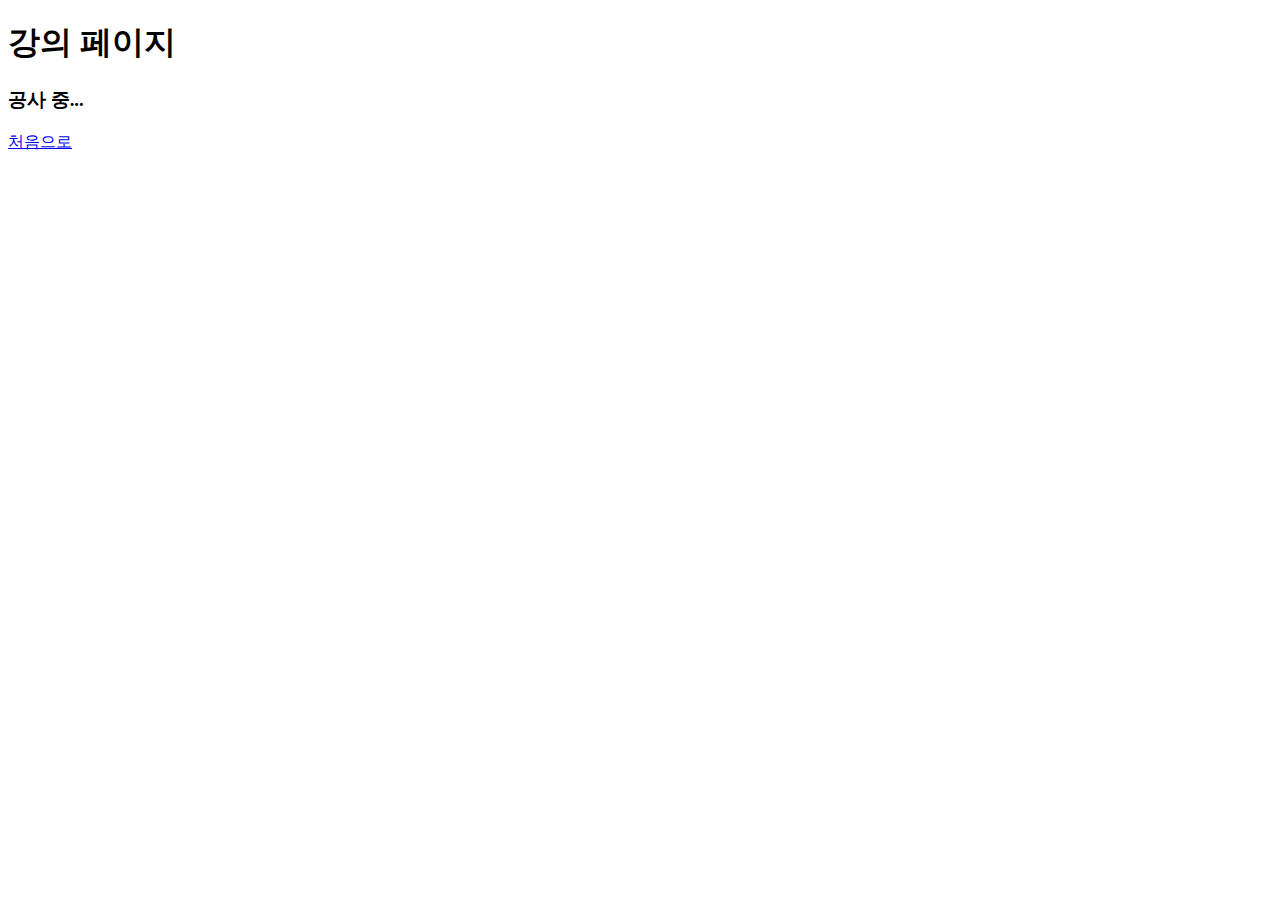
<file: lecture.html>
<!DOCTYPE html>
<html lang="en">
<head>
    <meta charset="UTF-8">
    <meta name="viewport" content="width=device-width, initial-scale=1.0">
    <title>Document</title>
</head>
<body>
    <h1>강의 페이지</h1>
    <h3>공사 중...</h3>

    <a href="index.html">처음으로</a>
</body>
</html>
</file>
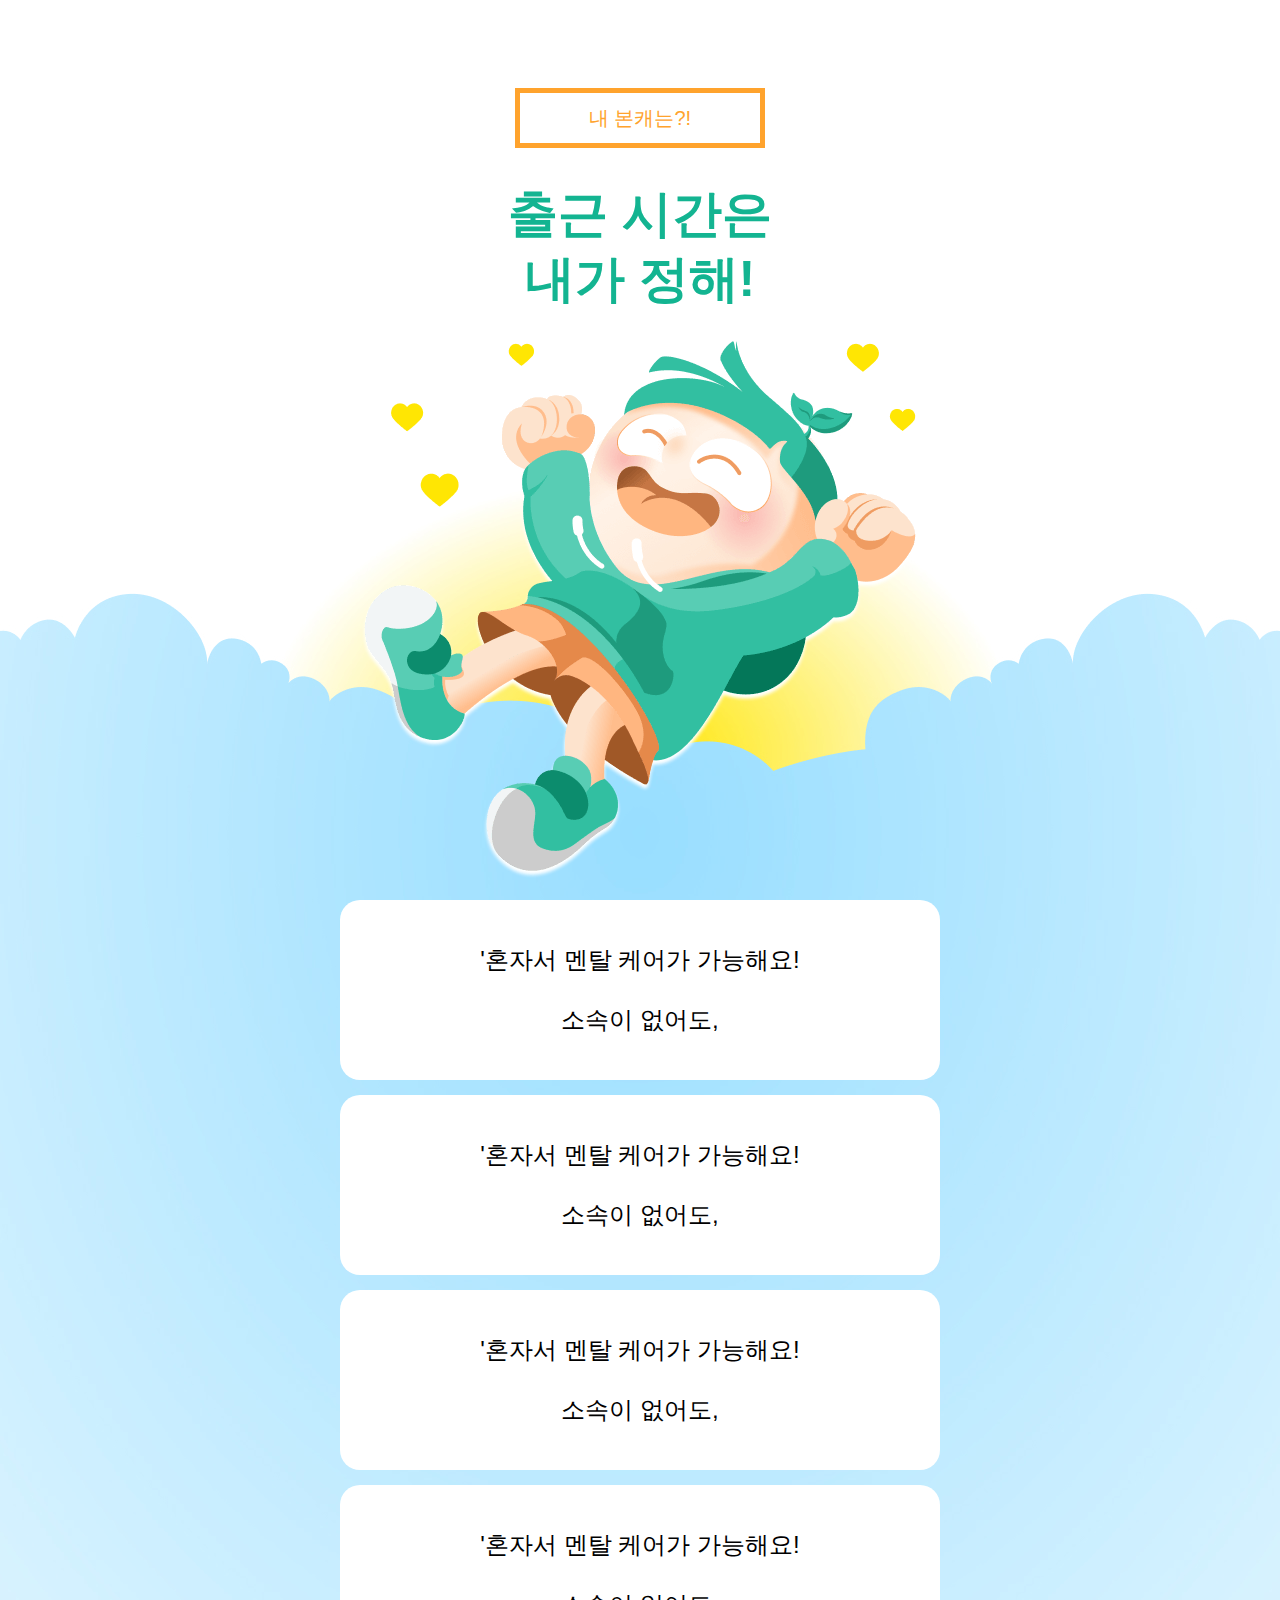
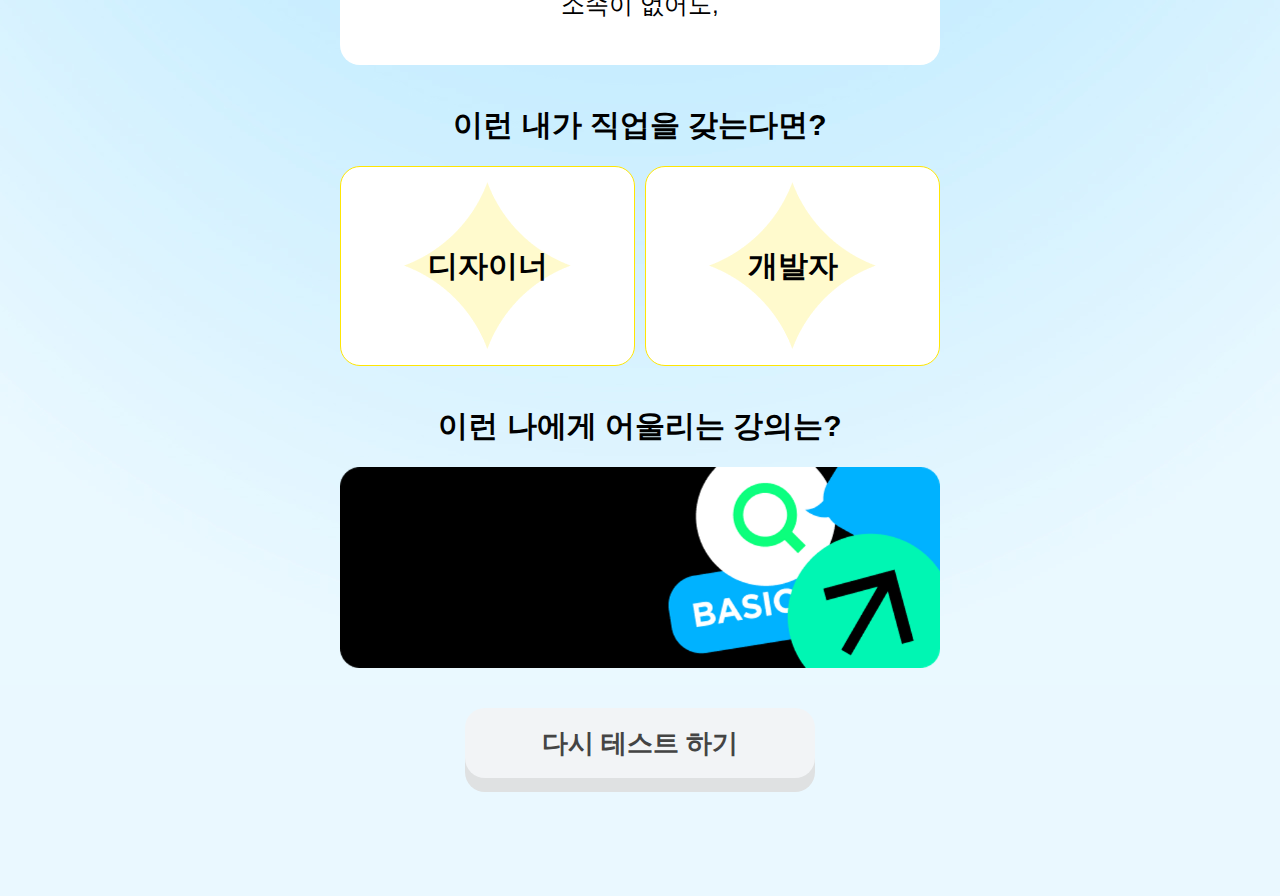
<file: results.html>
<!DOCTYPE html>
<html lang="en">
    <head>
        <meta charset="UTF-8">
        <meta name="viewport" content="width=device-width, initial-scale=1.0">
        <link rel="stylesheet" href="css/results.css">
        <link rel="stylesheet" href="css/common.css">
        <script type="module" src="js/results.js"></script>

        <title>Document</title>
    </head>
    <body>
        <div class="container">
            <div class="char">
                내 본캐는?!
            </div>
            <h1 class="page-title">
                출근 시간은
                <br>
                내가 정해!
            </h1>
            <img src="images/result_character1.png" class="character" alt="캐릭터">
            <div class="result">
                <div class="box">
                    '혼자서 멘탈 케어가 가능해요!<br>소속이 없어도,
                </div>
                <div class="box">
                    '혼자서 멘탈 케어가 가능해요!<br>소속이 없어도,
                </div>
                <div class="box">
                    '혼자서 멘탈 케어가 가능해요!<br>소속이 없어도,
                </div>
                <div class="box">
                    '혼자서 멘탈 케어가 가능해요!<br>소속이 없어도,
                </div>
            </div>
            <div class="result">
                <h3>이런 내가 직업을 갖는다면?</h3>
                <div class="jobs">
                    <div class="job">디자이너</div>
                    <div class="job">개발자</div>
                </div>
            </div>
            <div class="result">
                <h3>이런 나에게 어울리는 강의는?</h3>
                <a href="#" target="_blank" class="lecture">
                    <img src="images/result_lecture1.png" alt="강의" class="lectureImg">
                </a>
            </div>
            <a href="/index.html" class="btn btn-grey btn-small">
                다시 테스트 하기
            </a>
        </div>
    </body>
</html>
</file>
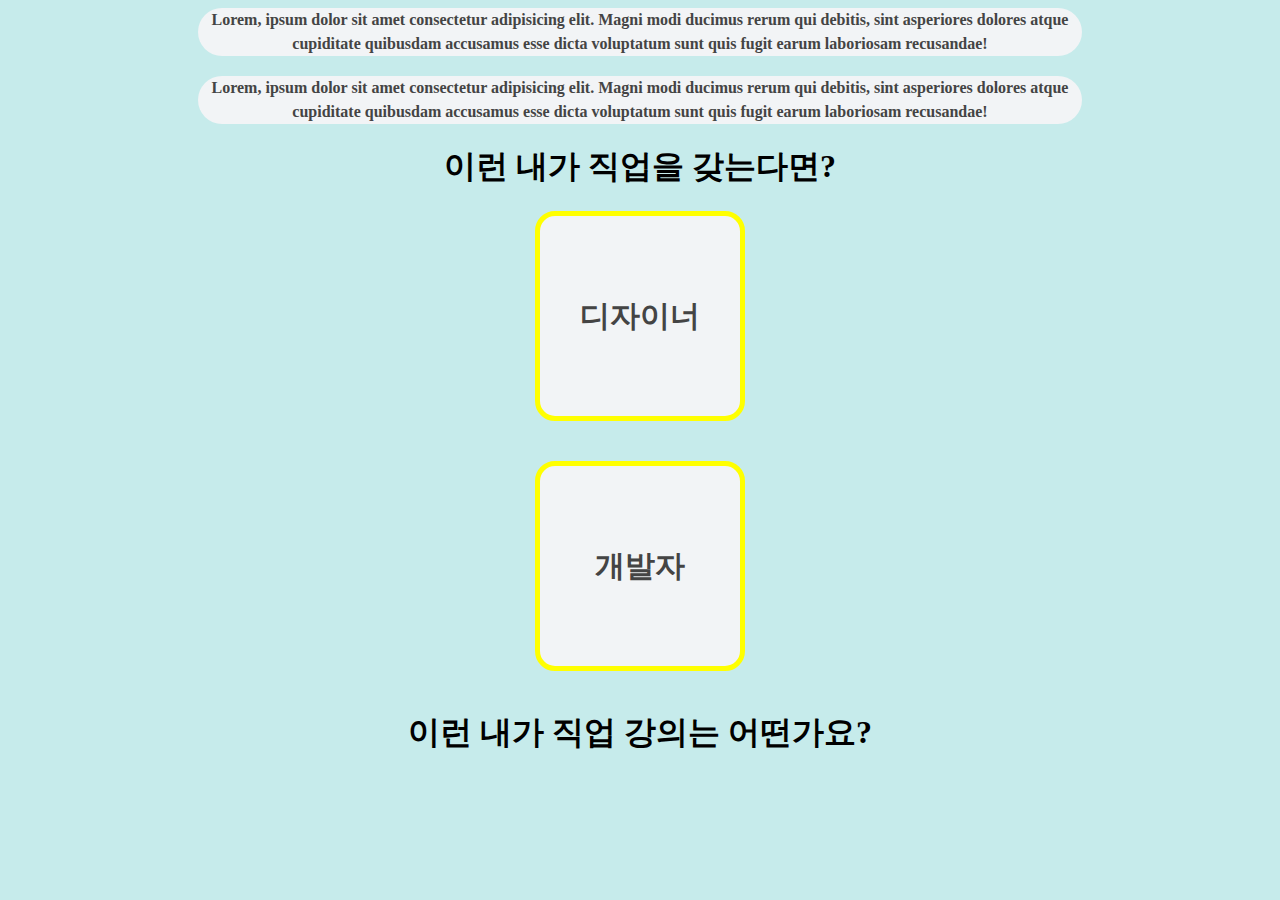
<file: results2.html>
<!DOCTYPE html>
<html lang="en">
<head>
    <meta charset="UTF-8">
    <meta name="viewport" content="width=device-width, initial-scale=1.0">
    <link rel="stylesheet" href="css/results2.css">
    <title>Document</title>
</head>
<body>
    <div class="desc1">
        Lorem, ipsum dolor sit amet consectetur adipisicing elit. Magni modi ducimus rerum qui debitis, sint asperiores dolores atque 
        cupiditate quibusdam accusamus esse dicta voluptatum sunt quis fugit earum laboriosam recusandae!
    </div>
    <div class="desc2">
        Lorem, ipsum dolor sit amet consectetur adipisicing elit. Magni modi ducimus rerum qui debitis, sint asperiores dolores atque 
        cupiditate quibusdam accusamus esse dicta voluptatum sunt quis fugit earum laboriosam recusandae!
    </div>
    <h1>
        이런 내가 직업을 갖는다면?
    </h1>
    <div class="btn btn-grey choice choice1">
        디자이너
    </div>
    <div class="btn btn-grey choice choice2">
        개발자
    </div>
    <h1>
        이런 내가 직업 강의는 어떤가요?
    </h1>
</body>
</html>
</file>
<file: css/results.css>
body{
    background-color: #EAF8FF;
    background-image: url('/images/result_bg.jpg');
    background-position: top center;
    background-repeat: no-repeat;
}

.character{
    width: 100%;
    max-width: 600px;
    margin-left: auto;
    margin-right: auto;
    margin-bottom: 20px;
}
.result{
    max-width: 600px;
    margin-left: auto;
    margin-right: auto;
}
.result .box{
    background-color: #fff;
    min-height: 70px;
    margin-bottom: 15px;
    border-radius: 20px;
    display: flex;
    justify-content: center;
    align-items: center;
    font-size: 24px;
    font-weight: 500;
    line-height: 2.5;
    text-align: center;
    padding: 30px 10px;
}

.result h3{
    font-size: 30px;
    font-weight: 700;
    text-align: center;
    margin-top: 40px;
    margin-bottom: 20px;
}

.result .jobs{
    display: flex;
    height: 200px;
    gap: 10px;
}

.result .job{
    background-color: #FFF;
    background-image: url('../images/result_star.png');
    background-repeat: no-repeat;
    background-position: center center;
    flex: 1;
    display: flex;
    justify-content: center;
    align-items: center;
    font-size: 30px;
    font-weight: 700;
    line-height: 1.5;
    border: 1px solid #FFE603;
    border-radius: 20px;
}
.result img{
    width: 100%;
    margin-bottom: 40px;
}

.char{
    width: 240px;
    height: 50px;
    border: 5px solid #FFA32D;
    font-size: 20px;
    color: #FFA32D;
    text-align: center;  
    margin-left: auto;
    margin-right: auto;
  
    /* 안에 글자 정렬 */
    display: flex;
    justify-content: center;
    align-items: center;
}

.page-title{
    font-size: 50px;
    font-weight: 900;
    line-height: 1.3;
    color: #13B491;
    text-align: center;
    margin-bottom: 20px; 
}

.result1{
    background-color: #F2F4F6;
    /* box-shadow: 0 14px 0 #DFE1E2; */
    color: #444;
    line-height: 1.5;
    margin-bottom: 20px;
    width: 70%;
    height: 15%;
    text-align: center;  
    margin-left: auto;
    margin-right: auto;
    border-radius: 50px;
    font-weight: 900;
}
.result2{
    background-color: #F2F4F6;
    /* box-shadow: 0 14px 0 #DFE1E2; */
    color: #444;
    line-height: 1.5;
    width: 70%;
    height: 15%;
    text-align: center;  
    margin-left: auto;
    margin-right: auto;
    border-radius: 50px;
    font-weight: 900;
}
</file>
<file: css/common.css>
body {
    font-family: "Pretendard Variable", sans-serif;
    word-break: keep-all;
    padding-top: 80px;
    padding-bottom: 80px;
  }
  
  img {
    display: block;
  }
  
  .page-title {
    font-size: 50px;
    font-weight: 900;
    line-height: 1.3;
    color: #13B491;
    text-align: center;
    margin-bottom: 20px; 
  }
  
  .page-subtitle {
    width: 240px;
    height: 50px;
    border: 5px solid #FFA32D;
    font-size: 24px;
    color: #FFA32D;
    margin-left: auto;
    margin-right: auto;
    margin-top: 20px;
    margin-bottom: 20px;
  
    /* 안에 글자 정렬 */
    display: flex;
    justify-content: center;
    align-items: center;
  }
  
  /* 앞으로 생성할 모든 버튼에 공통 적용 */
  .btn {
    height: 100px;
    max-width: 500px;
    display: flex;
    justify-content: center;
    align-items: center;
  
    font-size: 50px;
    font-weight: 700;
  
    text-decoration: none;
    cursor: pointer;
  
    border-radius: 20px;
    margin-bottom: 40px;
    margin-left: auto;
    margin-right: auto;
  
    /* 애니메이션 효과 지정 */
    transition: 0.2s;
  }
  
  .btn-orange {
    background-color: #FFA32D;
    color: #fff;
    box-shadow: 0 14px 0 #E66000;
  }
  
  .btn-orange:active {
    box-shadow: 0 4px 0 #E66000;
  }
  
  .btn-grey {
    background-color: #F2F4F6;
    box-shadow: 0 14px 0 #DFE1E2;
    color: #444;
    line-height: 1.5;
  }
  
  .btn-grey:active {
    box-shadow: 0 4px 0 #DFE1E2;
  }
  
  .btn-green {
    background-color: #32BFA1;
    box-shadow: 0 14px 0 #299A82;
    color: #FFF;
  }
  
  .btn-green:active {
    box-shadow: 0 4px 0 #299A82;
  }
  
  .btn-small {
    max-width: 350px;
    height: 70px;
    font-size: 26px;
    margin-bottom: 30px;
  }
</file>
<file: css/results2.css>
body{
    background-color: rgb(198, 235, 235);
    
}
.desc1{
    background-color: #F2F4F6;
    /* box-shadow: 0 14px 0 #DFE1E2; */
    color: #444;
    line-height: 1.5;
    width: 70%;
    height: 15%;
    text-align: center;  
    margin-left: auto;
    margin-right: auto;
    border-radius: 30px;
    font-weight: 900;
    margin-bottom: 20px;
}

.desc2{
    background-color: #F2F4F6;
    /* box-shadow: 0 14px 0 #DFE1E2; */
    color: #444;
    line-height: 1.5;
    width: 70%;
    height: 15%;
    text-align: center;  
    margin-left: auto;
    margin-right: auto;
    border-radius: 30px;
    font-weight: 900;
}
h1{
    text-align: center;
}
.btn {
    height: 200px;
    width: 200px;
    display: flex;
    justify-content: center;
    align-items: center;
  
    font-size: 30px;
    font-weight: 700;
  
    text-decoration: none;
    
  
    border-radius: 20px;
    margin-bottom: 40px;
    margin-left: auto;
    margin-right: auto;
    
    

  }

.btn-grey {
    background-color: #F2F4F6;
    /* box-shadow: 0 14px 0 #DFE1E2; */
    color: #444;
    line-height: 1.5;
    border: 5px solid yellow;
  }
</file>
